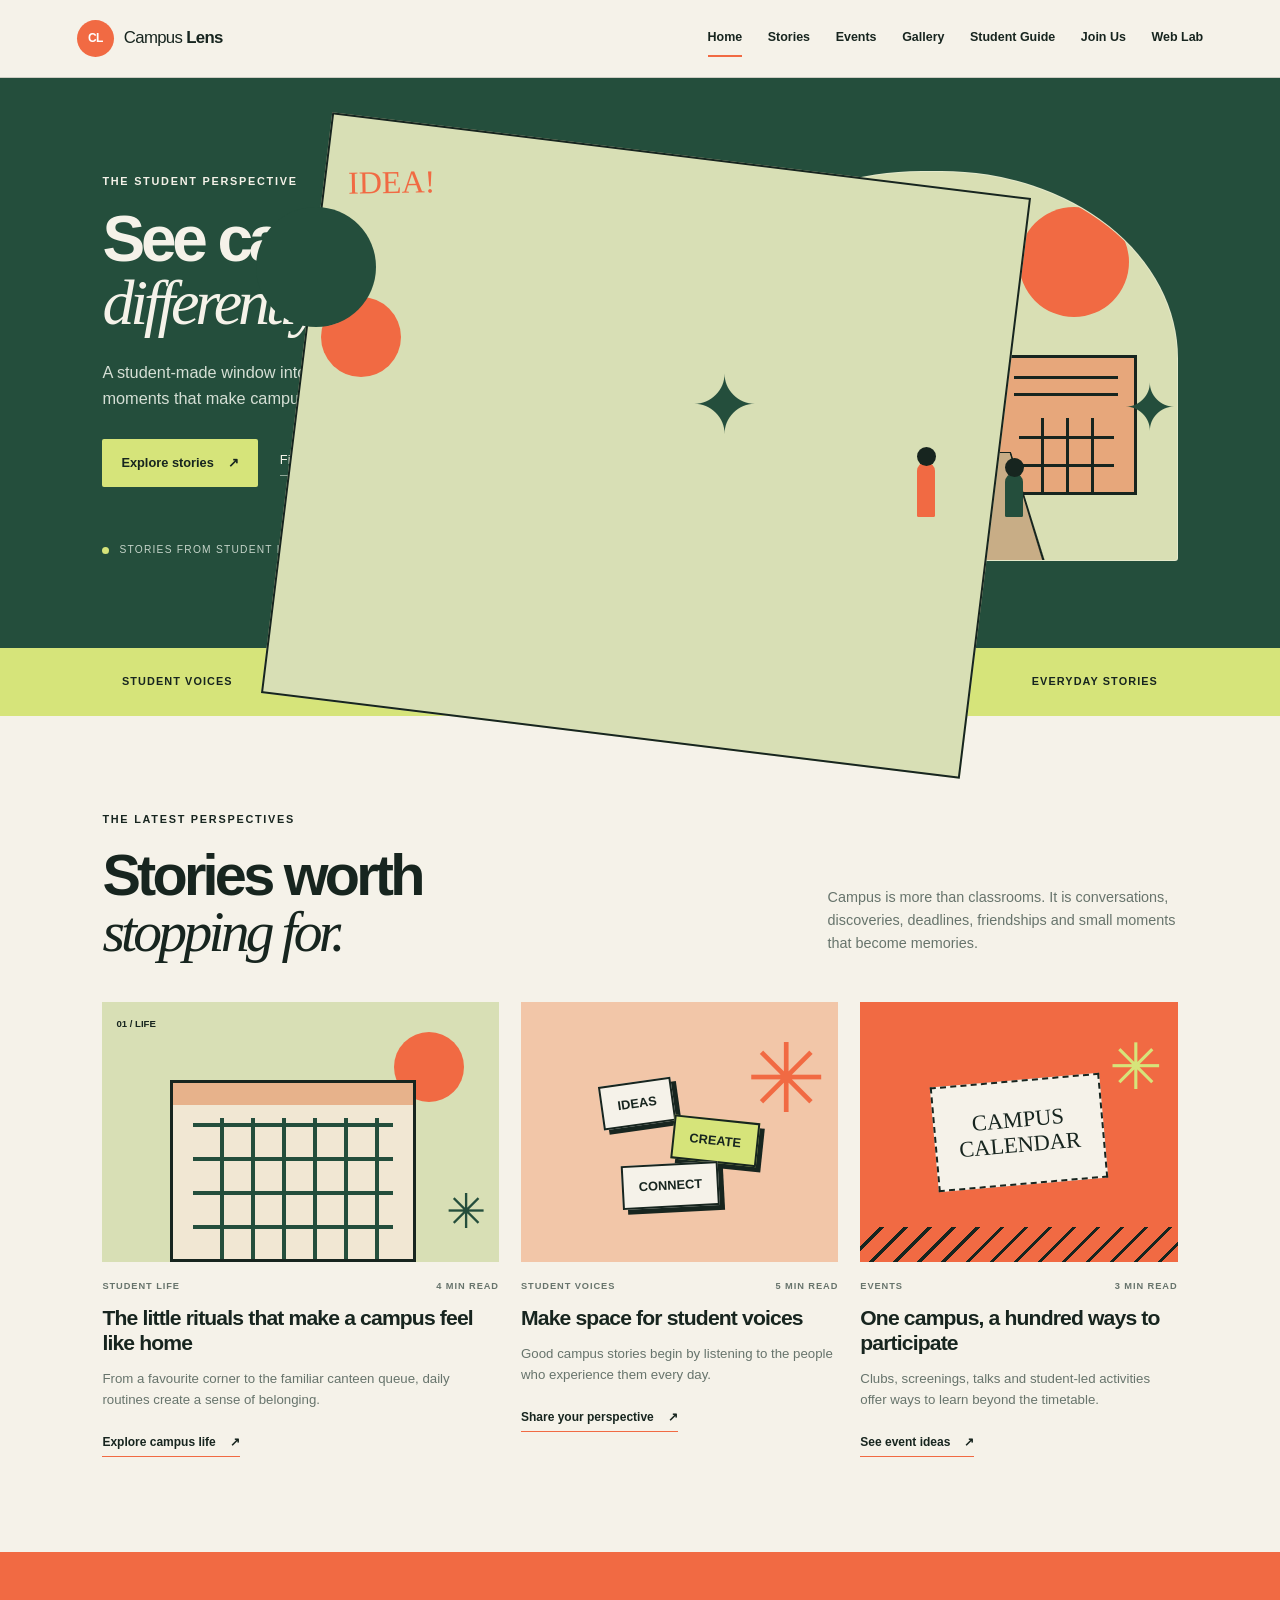
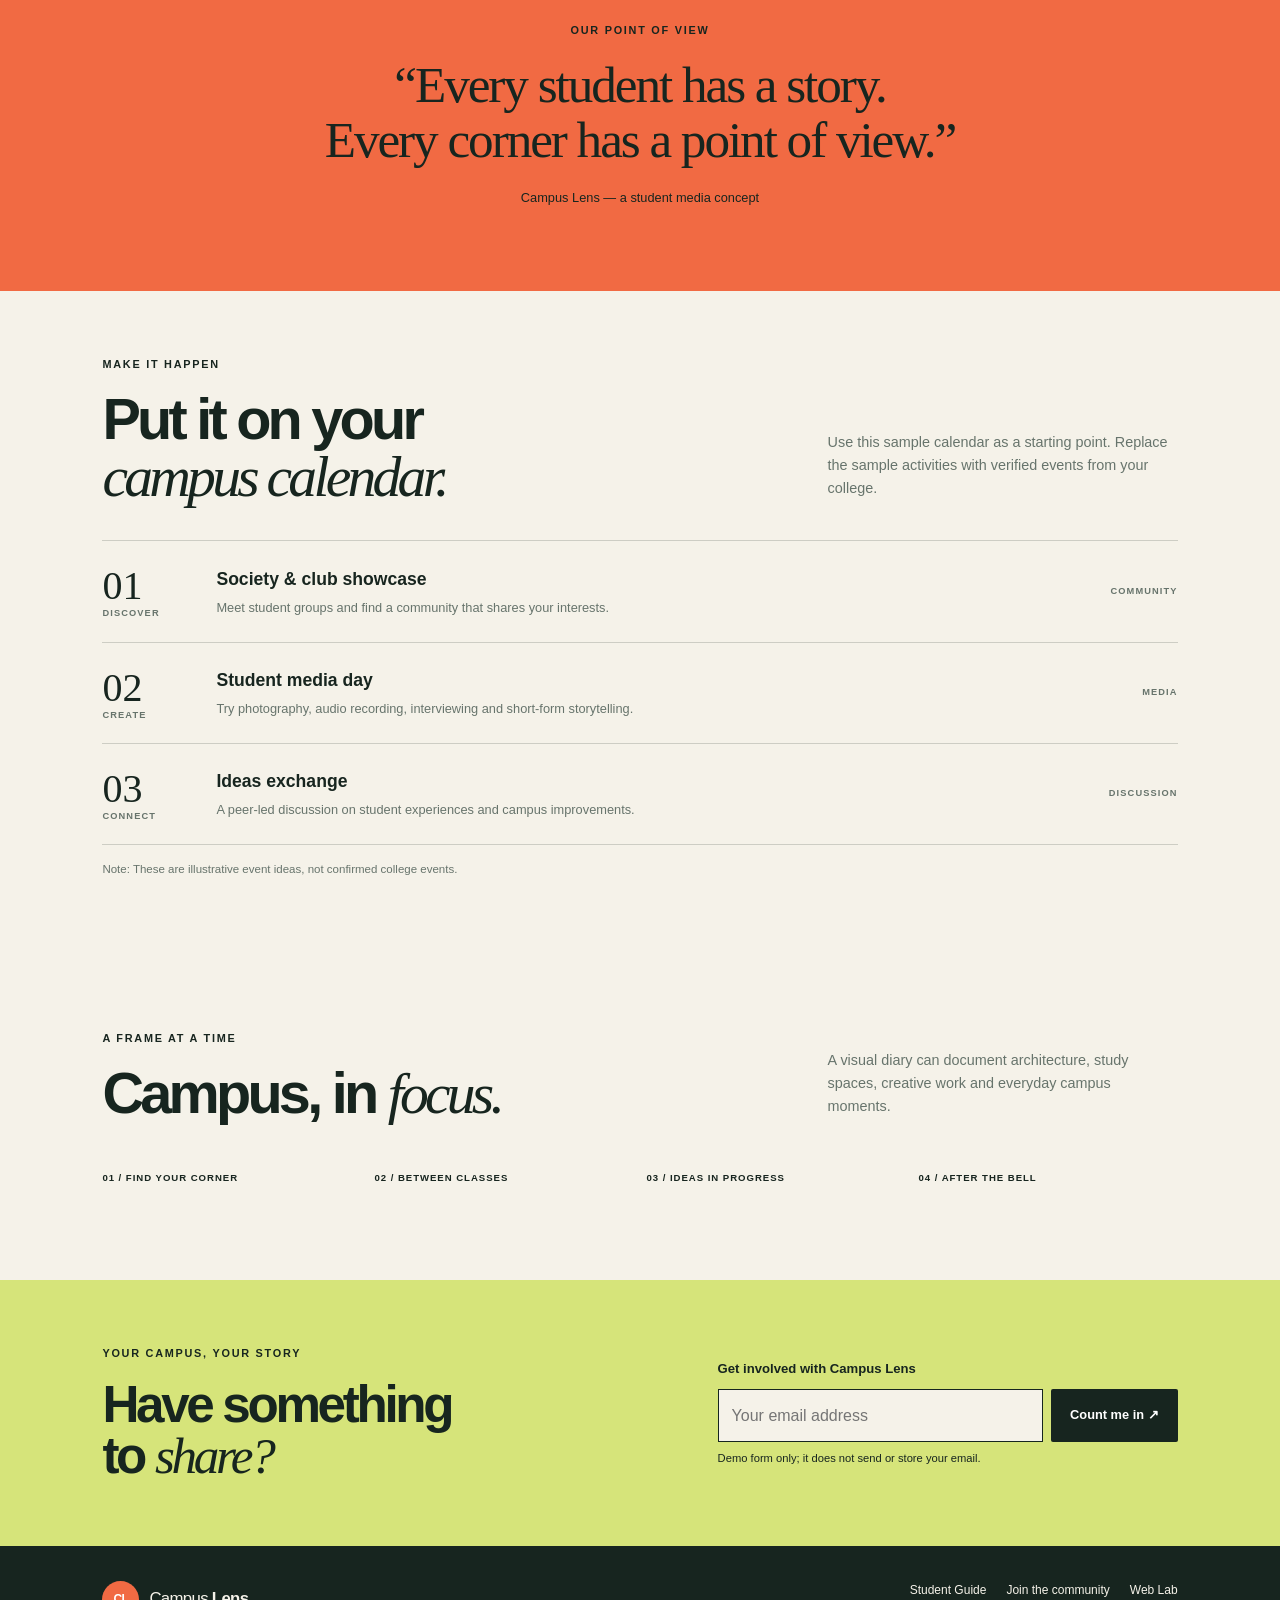
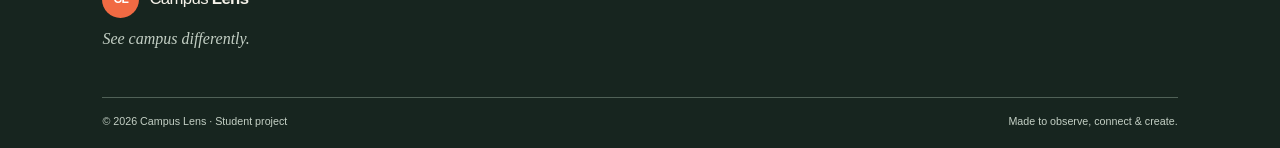
<file: index.html>
<!DOCTYPE html>
<html lang="en">
<head>
  <meta charset="UTF-8">
  <meta name="viewport" content="width=device-width, initial-scale=1.0">
  <meta name="description" content="Campus Lens — student stories, campus life, events and useful information.">
  <title>Campus Lens | See Campus Differently</title>
  <link rel="stylesheet" href="style.css">
  <script src="script.js" defer></script>
</head>
<body>
  <a class="skip-link" href="#main">Skip to content</a>
  <header class="site-header">
    <div class="brand"><span class="brand-mark">CL</span><span>Campus <strong>Lens</strong></span></div>
    <button class="menu-toggle" id="menuToggle" aria-label="Toggle navigation" aria-expanded="false">☰</button>
    <nav class="main-nav" id="mainNav" aria-label="Main navigation">
      <a class="active" href="index.html">Home</a>
      <a href="#stories">Stories</a>
      <a href="#events">Events</a>
      <a href="#gallery">Gallery</a>
      <a href="student-guide.html">Student Guide</a>
      <a href="register.html">Join Us</a>
      <a href="lab.html">Web Lab</a>
    </nav>
  </header>

  <main id="main">
    <section class="hero">
      <div class="hero-copy">
        <p class="eyebrow">THE STUDENT PERSPECTIVE</p>
        <h1>See campus<br><em>differently.</em></h1>
        <p class="hero-intro">A student-made window into the people, places, ideas and moments that make campus life unforgettable.</p>
        <div class="hero-actions">
          <a class="button button-light" href="#stories">Explore stories <span aria-hidden="true">↗</span></a>
          <a class="text-link" href="student-guide.html">Find your way around</a>
        </div>
        <div class="hero-note"><span class="live-dot"></span> STORIES FROM STUDENT LIFE</div>
      </div>
      <div class="hero-art" role="img" aria-label="Illustration of a campus courtyard with buildings, trees and students">
        <div class="sun"></div><div class="building building-one"></div><div class="building building-two"></div>
        <div class="tree tree-one">✦</div><div class="tree tree-two">✦</div>
        <div class="path"></div><div class="person person-one"></div><div class="person person-two"></div>
        <div class="art-label">CAMPUS / 01</div>
      </div>
    </section>

    <section class="ticker" aria-label="Campus Lens themes"><span>STUDENT VOICES</span><b>✳</b><span>CAMPUS CULTURE</span><b>✳</b><span>CREATIVE ENERGY</span><b>✳</b><span>EVERYDAY STORIES</span></section>

    <section class="section-wrap" id="stories">
      <div class="section-heading">
        <div><p class="eyebrow">THE LATEST PERSPECTIVES</p><h2>Stories worth<br><em>stopping for.</em></h2></div>
        <p class="section-description">Campus is more than classrooms. It is conversations, discoveries, deadlines, friendships and small moments that become memories.</p>
      </div>
      <div class="story-grid">
        <article class="story-card story-feature">
          <div class="story-visual visual-courtyard"><span class="visual-stamp">01 / LIFE</span><span class="visual-sun"></span><span class="visual-building"></span><span class="visual-plant">✳</span></div>
          <div class="story-meta"><span>STUDENT LIFE</span><span>4 MIN READ</span></div>
          <h3>The little rituals that make a campus feel like home</h3>
          <p>From a favourite corner to the familiar canteen queue, daily routines create a sense of belonging.</p>
          <a class="arrow-link" href="student-guide.html">Explore campus life <span>↗</span></a>
        </article>
        <article class="story-card">
          <div class="story-visual visual-notes"><span class="note note-a">IDEAS</span><span class="note note-b">CREATE</span><span class="note note-c">CONNECT</span><span class="scribble">✳</span></div>
          <div class="story-meta"><span>STUDENT VOICES</span><span>5 MIN READ</span></div>
          <h3>Make space for student voices</h3>
          <p>Good campus stories begin by listening to the people who experience them every day.</p>
          <a class="arrow-link" href="register.html">Share your perspective <span>↗</span></a>
        </article>
        <article class="story-card">
          <div class="story-visual visual-event"><span class="event-ticket">CAMPUS<br>CALENDAR</span><span class="event-star">✳</span><span class="event-lines"></span></div>
          <div class="story-meta"><span>EVENTS</span><span>3 MIN READ</span></div>
          <h3>One campus, a hundred ways to participate</h3>
          <p>Clubs, screenings, talks and student-led activities offer ways to learn beyond the timetable.</p>
          <a class="arrow-link" href="#events">See event ideas <span>↗</span></a>
        </article>
      </div>
    </section>

    <section class="quote-band">
      <p class="eyebrow">OUR POINT OF VIEW</p>
      <blockquote>“Every student has a story.<br>Every corner has a point of view.”</blockquote>
      <p>Campus Lens — a student media concept</p>
    </section>

    <section class="section-wrap events-section" id="events">
      <div class="section-heading compact-heading">
        <div><p class="eyebrow">MAKE IT HAPPEN</p><h2>Put it on your<br><em>campus calendar.</em></h2></div>
        <p class="section-description">Use this sample calendar as a starting point. Replace the sample activities with verified events from your college.</p>
      </div>
      <div class="event-list">
        <article class="event-row"><div class="event-date"><strong>01</strong><span>DISCOVER</span></div><div><h3>Society & club showcase</h3><p>Meet student groups and find a community that shares your interests.</p></div><span class="event-type">COMMUNITY</span></article>
        <article class="event-row"><div class="event-date"><strong>02</strong><span>CREATE</span></div><div><h3>Student media day</h3><p>Try photography, audio recording, interviewing and short-form storytelling.</p></div><span class="event-type">MEDIA</span></article>
        <article class="event-row"><div class="event-date"><strong>03</strong><span>CONNECT</span></div><div><h3>Ideas exchange</h3><p>A peer-led discussion on student experiences and campus improvements.</p></div><span class="event-type">DISCUSSION</span></article>
      </div>
      <p class="small-note">Note: These are illustrative event ideas, not confirmed college events.</p>
    </section>

    <section class="gallery-section section-wrap" id="gallery">
      <div class="section-heading compact-heading">
        <div><p class="eyebrow">A FRAME AT A TIME</p><h2>Campus, in <em>focus.</em></h2></div>
        <p class="section-description">A visual diary can document architecture, study spaces, creative work and everyday campus moments.</p>
      </div>
      <div class="gallery-grid">
        <figure class="gallery-tile tile-one"><div class="tile-art art-book"></div><figcaption>01 / FIND YOUR CORNER</figcaption></figure>
        <figure class="gallery-tile tile-two"><div class="tile-art art-coffee"></div><figcaption>02 / BETWEEN CLASSES</figcaption></figure>
        <figure class="gallery-tile tile-three"><div class="tile-art art-notebook"></div><figcaption>03 / IDEAS IN PROGRESS</figcaption></figure>
        <figure class="gallery-tile tile-four"><div class="tile-art art-sun"></div><figcaption>04 / AFTER THE BELL</figcaption></figure>
      </div>
    </section>

    <section class="newsletter">
      <div><p class="eyebrow">YOUR CAMPUS, YOUR STORY</p><h2>Have something<br>to <em>share?</em></h2></div>
      <form id="quickForm" class="quick-form">
        <label for="quickEmail">Get involved with Campus Lens</label>
        <div class="input-row"><input id="quickEmail" name="email" type="email" placeholder="Your email address" required><button class="button button-dark" type="submit">Count me in ↗</button></div>
        <p id="quickMessage" class="form-message" aria-live="polite">Demo form only; it does not send or store your email.</p>
      </form>
    </section>
  </main>

  <footer class="site-footer">
    <div class="footer-brand"><div class="brand"><span class="brand-mark">CL</span><span>Campus <strong>Lens</strong></span></div><p>See campus differently.</p></div>
    <div class="footer-links"><a href="student-guide.html">Student Guide</a><a href="register.html">Join the community</a><a href="lab.html">Web Lab</a></div>
    <div class="footer-bottom"><span>© <span id="year"></span> Campus Lens · Student project</span><span>Made to observe, connect & create.</span></div>
  </footer>
</body>
</html>
</file>
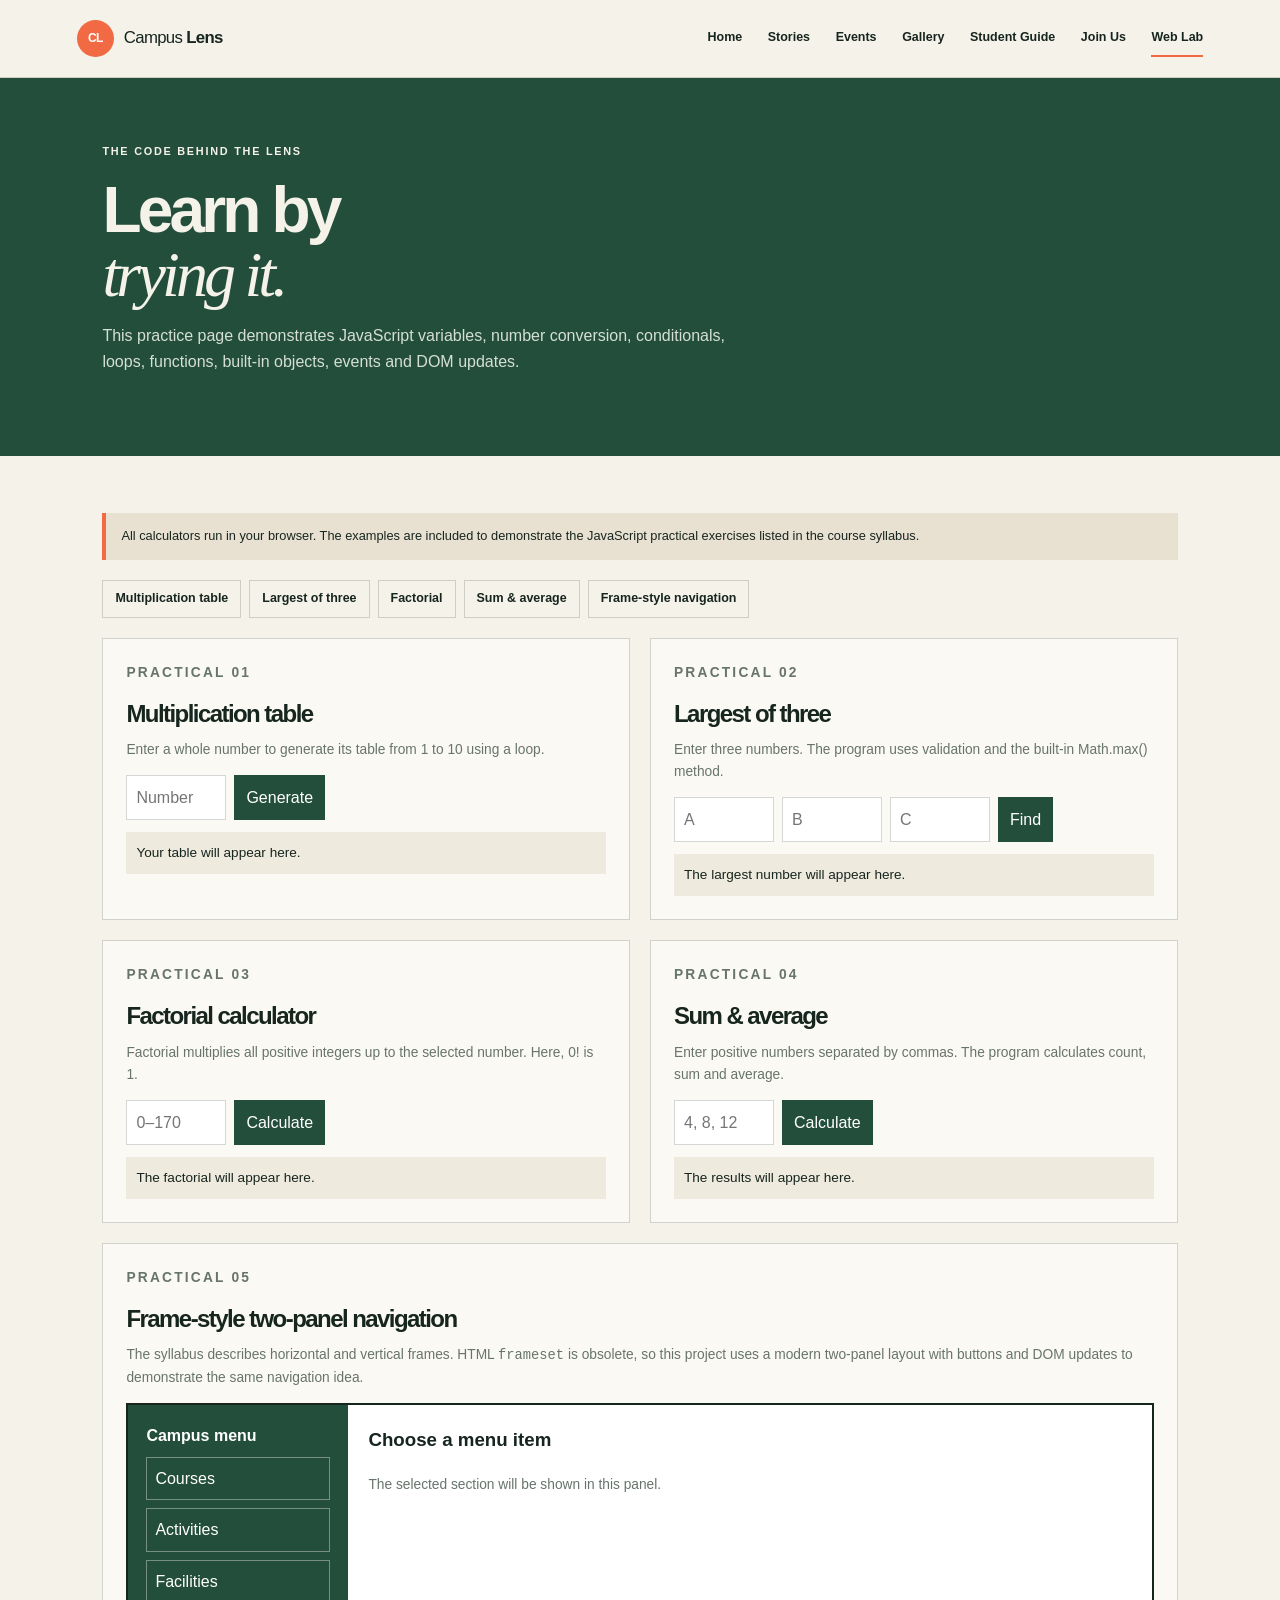
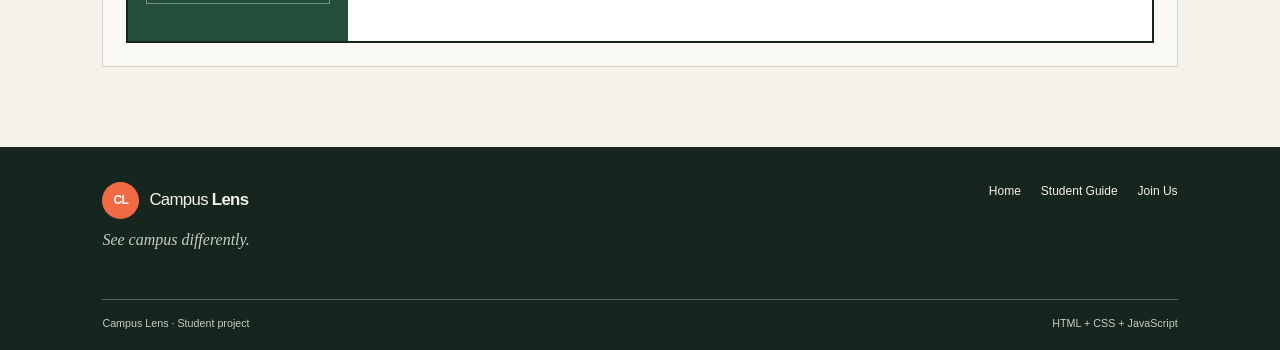
<file: lab.html>
<!DOCTYPE html>
<html lang="en">
<head>
<meta charset="UTF-8"><meta name="viewport" content="width=device-width, initial-scale=1.0"><title>Web Lab | Campus Lens</title><link rel="stylesheet" href="style.css"><script src="script.js" defer></script>
</head>
<body>
<header class="site-header"><a class="brand" href="index.html"><span class="brand-mark">CL</span><span>Campus <strong>Lens</strong></span></a><button class="menu-toggle" id="menuToggle" aria-label="Toggle navigation" aria-expanded="false">☰</button><nav class="main-nav" id="mainNav"><a href="index.html">Home</a><a href="index.html#stories">Stories</a><a href="index.html#events">Events</a><a href="index.html#gallery">Gallery</a><a href="student-guide.html">Student Guide</a><a href="register.html">Join Us</a><a class="active" href="lab.html">Web Lab</a></nav></header>
<main id="main"><section class="page-hero"><p class="eyebrow">THE CODE BEHIND THE LENS</p><h1>Learn by<br><em>trying it.</em></h1><p>This practice page demonstrates JavaScript variables, number conversion, conditionals, loops, functions, built-in objects, events and DOM updates.</p></section>
<section class="lab-layout">
<p class="notice">All calculators run in your browser. The examples are included to demonstrate the JavaScript practical exercises listed in the course syllabus.</p>
<nav class="lab-menu" aria-label="Web lab navigation"><a href="#multiplication">Multiplication table</a><a href="#largest">Largest of three</a><a href="#factorial">Factorial</a><a href="#sumaverage">Sum & average</a><a href="#frames">Frame-style navigation</a></nav>
<div class="lab-grid">
<section class="lab-card" id="multiplication"><p class="eyebrow">PRACTICAL 01</p><h2>Multiplication table</h2><p>Enter a whole number to generate its table from 1 to 10 using a loop.</p><div class="lab-controls"><input id="multiplyInput" type="number" step="1" placeholder="Number" aria-label="Number for multiplication table"><button id="multiplyButton" type="button">Generate</button></div><div id="multiplyOutput" class="lab-output" aria-live="polite">Your table will appear here.</div></section>
<section class="lab-card" id="largest"><p class="eyebrow">PRACTICAL 02</p><h2>Largest of three</h2><p>Enter three numbers. The program uses validation and the built-in Math.max() method.</p><div class="lab-controls"><input id="largestA" type="number" placeholder="A" aria-label="First number"><input id="largestB" type="number" placeholder="B" aria-label="Second number"><input id="largestC" type="number" placeholder="C" aria-label="Third number"><button id="largestButton" type="button">Find</button></div><div id="largestOutput" class="lab-output" aria-live="polite">The largest number will appear here.</div></section>
<section class="lab-card" id="factorial"><p class="eyebrow">PRACTICAL 03</p><h2>Factorial calculator</h2><p>Factorial multiplies all positive integers up to the selected number. Here, 0! is 1.</p><div class="lab-controls"><input id="factorialInput" type="number" min="0" max="170" step="1" placeholder="0–170" aria-label="Number for factorial"><button id="factorialButton" type="button">Calculate</button></div><div id="factorialOutput" class="lab-output" aria-live="polite">The factorial will appear here.</div></section>
<section class="lab-card" id="sumaverage"><p class="eyebrow">PRACTICAL 04</p><h2>Sum & average</h2><p>Enter positive numbers separated by commas. The program calculates count, sum and average.</p><div class="lab-controls"><input id="positiveNumbers" type="text" placeholder="4, 8, 12" aria-label="Positive numbers separated by commas"><button id="sumAverageButton" type="button">Calculate</button></div><div id="sumAverageOutput" class="lab-output" aria-live="polite">The results will appear here.</div></section>
</div>
<section class="lab-card" id="frames" style="margin-top:20px"><p class="eyebrow">PRACTICAL 05</p><h2>Frame-style two-panel navigation</h2><p>The syllabus describes horizontal and vertical frames. HTML <code>frameset</code> is obsolete, so this project uses a modern two-panel layout with buttons and DOM updates to demonstrate the same navigation idea.</p>
<div class="frame-demo"><aside class="frame-menu"><strong>Campus menu</strong><button type="button" data-frame-topic="courses">Courses</button><button type="button" data-frame-topic="activities">Activities</button><button type="button" data-frame-topic="facilities">Facilities</button></aside><div class="frame-content"><h3 id="frameTitle">Choose a menu item</h3><p id="frameText">The selected section will be shown in this panel.</p></div></div></section>
</section></main>
<footer class="site-footer"><div class="footer-brand"><div class="brand"><span class="brand-mark">CL</span><span>Campus <strong>Lens</strong></span></div><p>See campus differently.</p></div><div class="footer-links"><a href="index.html">Home</a><a href="student-guide.html">Student Guide</a><a href="register.html">Join Us</a></div><div class="footer-bottom"><span>Campus Lens · Student project</span><span>HTML + CSS + JavaScript</span></div></footer>
</body></html>
</file>
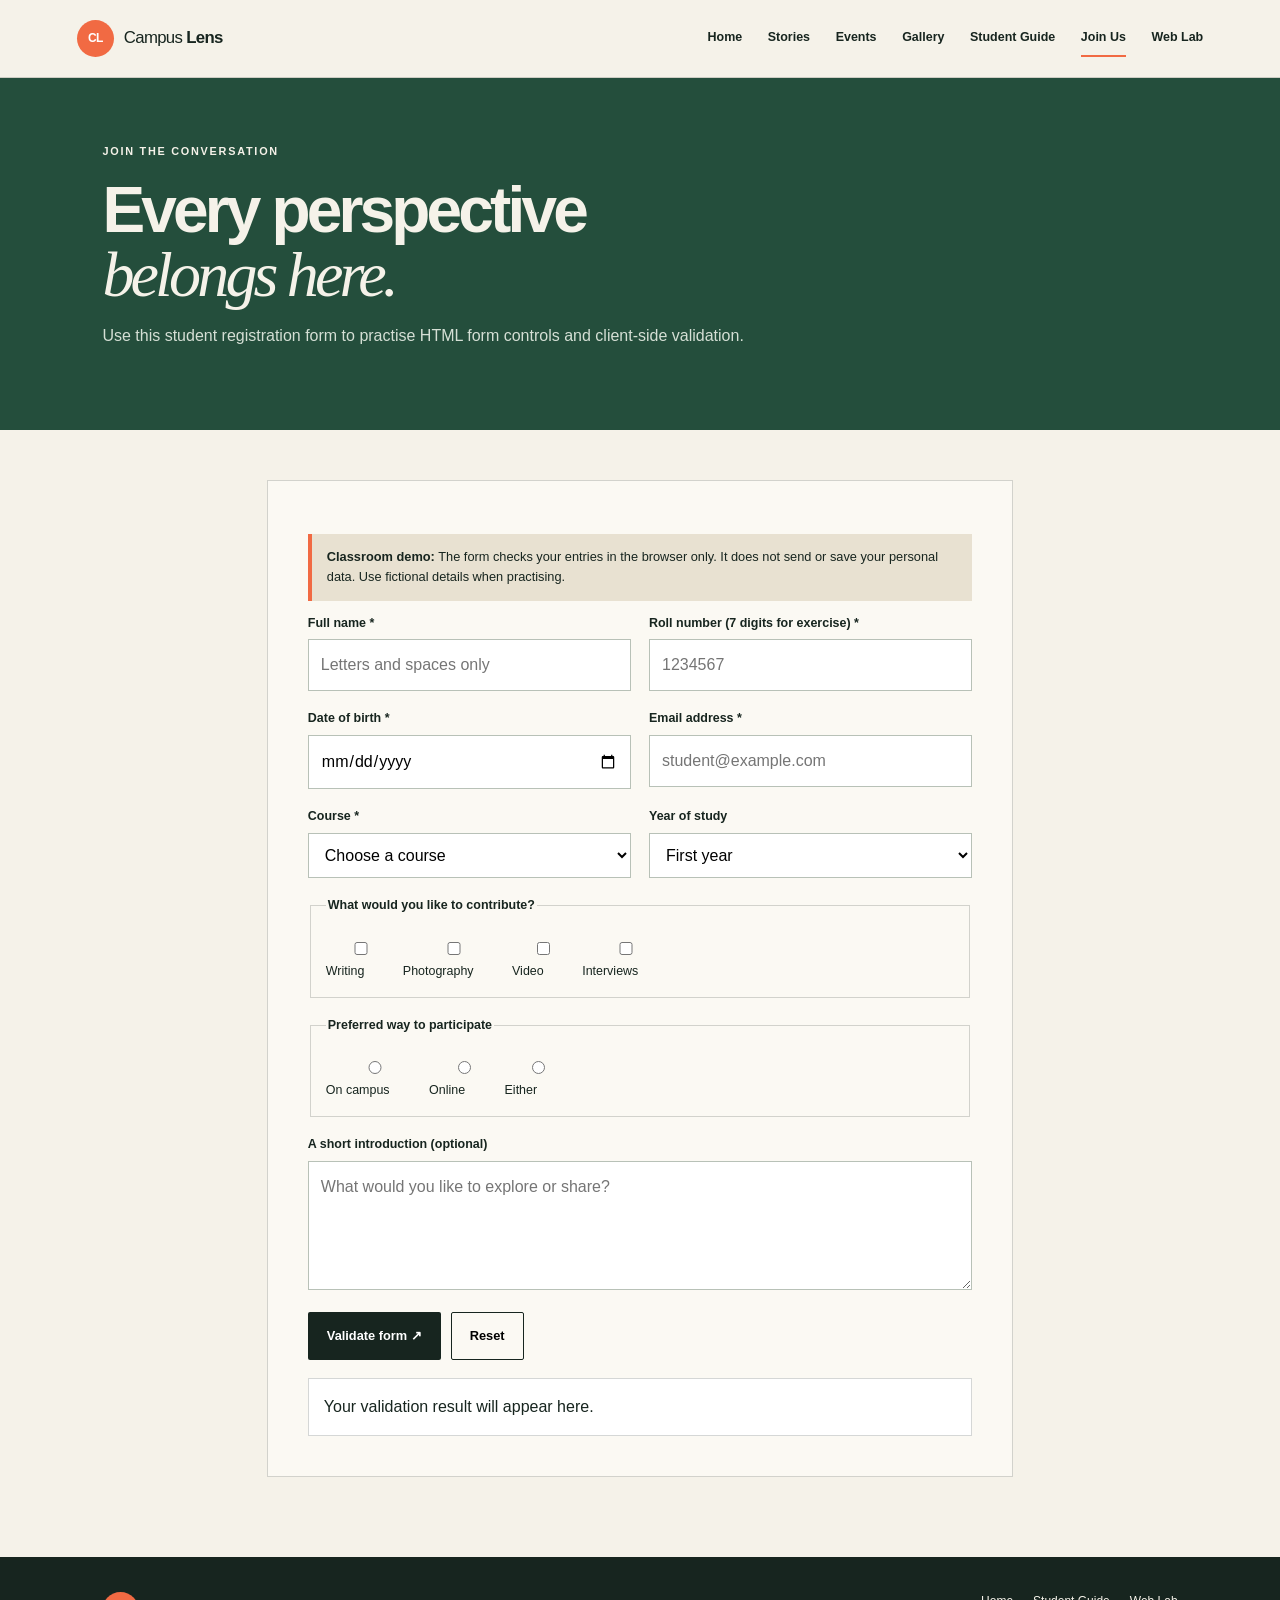
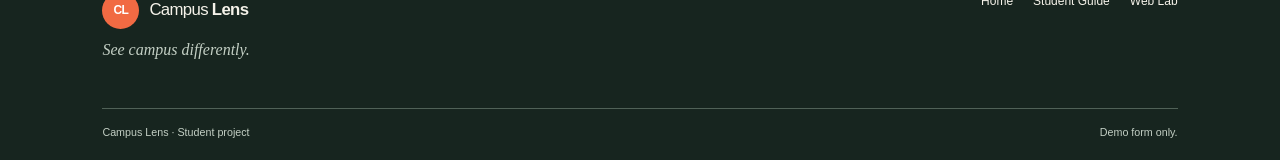
<file: register.html>
<!DOCTYPE html>
<html lang="en">
<head>
  <meta charset="UTF-8"><meta name="viewport" content="width=device-width, initial-scale=1.0">
  <title>Join Campus Lens | Registration Demo</title><link rel="stylesheet" href="style.css"><script src="script.js" defer></script>
</head>
<body>
<header class="site-header"><a class="brand" href="index.html"><span class="brand-mark">CL</span><span>Campus <strong>Lens</strong></span></a><button class="menu-toggle" id="menuToggle" aria-label="Toggle navigation" aria-expanded="false">☰</button><nav class="main-nav" id="mainNav"><a href="index.html">Home</a><a href="index.html#stories">Stories</a><a href="index.html#events">Events</a><a href="index.html#gallery">Gallery</a><a href="student-guide.html">Student Guide</a><a class="active" href="register.html">Join Us</a><a href="lab.html">Web Lab</a></nav></header>
<main id="main"><section class="page-hero"><p class="eyebrow">JOIN THE CONVERSATION</p><h1>Every perspective<br><em>belongs here.</em></h1><p>Use this student registration form to practise HTML form controls and client-side validation.</p></section>
<section class="form-page"><div class="form-card"><p class="notice"><strong>Classroom demo:</strong> The form checks your entries in the browser only. It does not send or save your personal data. Use fictional details when practising.</p>
<form id="registrationForm" novalidate>
<div class="form-grid">
<div class="field"><label for="studentName">Full name *</label><input id="studentName" name="studentName" type="text" placeholder="Letters and spaces only" required></div>
<div class="field"><label for="rollNumber">Roll number (7 digits for exercise) *</label><input id="rollNumber" name="rollNumber" type="text" inputmode="numeric" maxlength="7" placeholder="1234567" required></div>
<div class="field"><label for="dob">Date of birth *</label><input id="dob" name="dob" type="date" required></div>
<div class="field"><label for="studentEmail">Email address *</label><input id="studentEmail" name="studentEmail" type="email" placeholder="student@example.com" required></div>
<div class="field"><label for="course">Course *</label><select id="course" name="course" required><option value="">Choose a course</option><option>Multimedia</option><option>Journalism</option><option>Photography</option><option>Design</option><option>Other</option></select></div>
<div class="field"><label for="yearLevel">Year of study</label><select id="yearLevel" name="yearLevel"><option>First year</option><option>Second year</option><option>Third year</option><option>Other</option></select></div>
<div class="field full"><fieldset><legend>What would you like to contribute?</legend><div class="choice-row"><label><input type="checkbox" name="interest" value="Writing"> Writing</label><label><input type="checkbox" name="interest" value="Photography"> Photography</label><label><input type="checkbox" name="interest" value="Video"> Video</label><label><input type="checkbox" name="interest" value="Interviews"> Interviews</label></div></fieldset></div>
<div class="field full"><fieldset><legend>Preferred way to participate</legend><div class="choice-row"><label><input type="radio" name="participation" value="On campus" required> On campus</label><label><input type="radio" name="participation" value="Online"> Online</label><label><input type="radio" name="participation" value="Either"> Either</label></div></fieldset></div>
<div class="field full"><label for="about">A short introduction (optional)</label><textarea id="about" name="about" rows="4" placeholder="What would you like to explore or share?"></textarea></div>
</div>
<div class="form-actions"><button class="button button-dark" type="submit">Validate form ↗</button><button class="button button-outline" type="reset">Reset</button></div>
<div id="registrationResult" class="result-box" role="status" aria-live="polite">Your validation result will appear here.</div>
</form></div></section></main>
<footer class="site-footer"><div class="footer-brand"><div class="brand"><span class="brand-mark">CL</span><span>Campus <strong>Lens</strong></span></div><p>See campus differently.</p></div><div class="footer-links"><a href="index.html">Home</a><a href="student-guide.html">Student Guide</a><a href="lab.html">Web Lab</a></div><div class="footer-bottom"><span>Campus Lens · Student project</span><span>Demo form only.</span></div></footer>
</body></html>
</file>
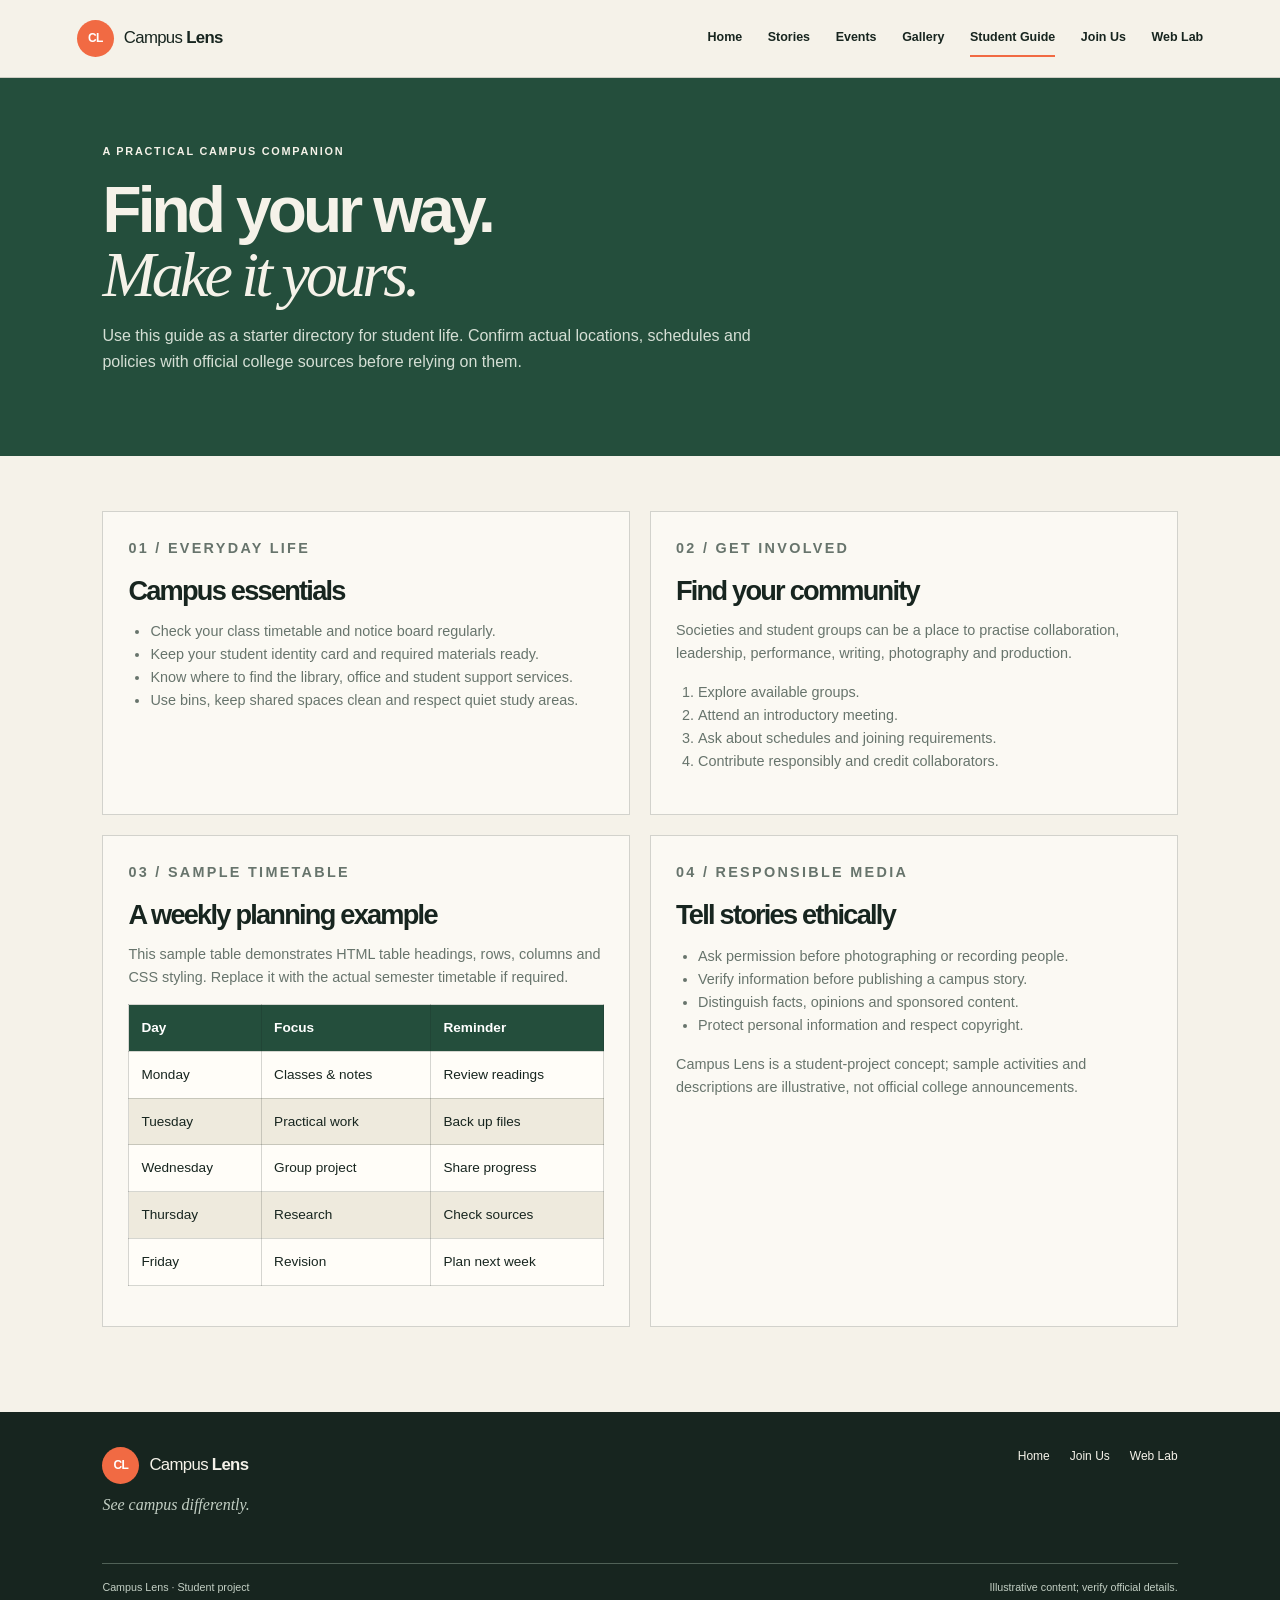
<file: student-guide.html>
<!DOCTYPE html>
<html lang="en">
<head>
  <meta charset="UTF-8"><meta name="viewport" content="width=device-width, initial-scale=1.0">
  <title>Student Guide | Campus Lens</title><link rel="stylesheet" href="style.css"><script src="script.js" defer></script>
</head>
<body>
<header class="site-header"><a class="brand" href="index.html"><span class="brand-mark">CL</span><span>Campus <strong>Lens</strong></span></a><button class="menu-toggle" id="menuToggle" aria-label="Toggle navigation" aria-expanded="false">☰</button><nav class="main-nav" id="mainNav"><a href="index.html">Home</a><a href="index.html#stories">Stories</a><a href="index.html#events">Events</a><a href="index.html#gallery">Gallery</a><a class="active" href="student-guide.html">Student Guide</a><a href="register.html">Join Us</a><a href="lab.html">Web Lab</a></nav></header>
<main id="main">
<section class="page-hero"><p class="eyebrow">A PRACTICAL CAMPUS COMPANION</p><h1>Find your way.<br><em>Make it yours.</em></h1><p>Use this guide as a starter directory for student life. Confirm actual locations, schedules and policies with official college sources before relying on them.</p></section>
<section class="content-grid">
<article class="content-panel"><p class="eyebrow">01 / EVERYDAY LIFE</p><h2>Campus essentials</h2><ul><li>Check your class timetable and notice board regularly.</li><li>Keep your student identity card and required materials ready.</li><li>Know where to find the library, office and student support services.</li><li>Use bins, keep shared spaces clean and respect quiet study areas.</li></ul></article>
<article class="content-panel"><p class="eyebrow">02 / GET INVOLVED</p><h2>Find your community</h2><p>Societies and student groups can be a place to practise collaboration, leadership, performance, writing, photography and production.</p><ol><li>Explore available groups.</li><li>Attend an introductory meeting.</li><li>Ask about schedules and joining requirements.</li><li>Contribute responsibly and credit collaborators.</li></ol></article>
<article class="content-panel"><p class="eyebrow">03 / SAMPLE TIMETABLE</p><h2>A weekly planning example</h2><p>This sample table demonstrates HTML table headings, rows, columns and CSS styling. Replace it with the actual semester timetable if required.</p><table class="data-table"><thead><tr><th>Day</th><th>Focus</th><th>Reminder</th></tr></thead><tbody><tr><td>Monday</td><td>Classes & notes</td><td>Review readings</td></tr><tr><td>Tuesday</td><td>Practical work</td><td>Back up files</td></tr><tr><td>Wednesday</td><td>Group project</td><td>Share progress</td></tr><tr><td>Thursday</td><td>Research</td><td>Check sources</td></tr><tr><td>Friday</td><td>Revision</td><td>Plan next week</td></tr></tbody></table></article>
<article class="content-panel"><p class="eyebrow">04 / RESPONSIBLE MEDIA</p><h2>Tell stories ethically</h2><ul><li>Ask permission before photographing or recording people.</li><li>Verify information before publishing a campus story.</li><li>Distinguish facts, opinions and sponsored content.</li><li>Protect personal information and respect copyright.</li></ul><p>Campus Lens is a student-project concept; sample activities and descriptions are illustrative, not official college announcements.</p></article>
</section>
</main>
<footer class="site-footer"><div class="footer-brand"><div class="brand"><span class="brand-mark">CL</span><span>Campus <strong>Lens</strong></span></div><p>See campus differently.</p></div><div class="footer-links"><a href="index.html">Home</a><a href="register.html">Join Us</a><a href="lab.html">Web Lab</a></div><div class="footer-bottom"><span>Campus Lens · Student project</span><span>Illustrative content; verify official details.</span></div></footer>
</body></html>
</file>
<file: style.css>
/* Campus Lens — shared stylesheet
   Demonstrates selectors, classes, IDs, typography, colours, backgrounds,
   borders, padding, margins, layout, hover states and responsive CSS. */
:root {
  --ink: #17251f;
  --paper: #f5f2e9;
  --cream: #e8e1d1;
  --orange: #f16a43;
  --green: #244e3c;
  --lime: #d6e47a;
  --muted: #67746c;
  --line: rgba(23, 37, 31, .18);
  --serif: Georgia, "Times New Roman", serif;
  --sans: Arial, Helvetica, sans-serif;
}
* { box-sizing: border-box; }
html { scroll-behavior: smooth; }
body { margin: 0; background: var(--paper); color: var(--ink); font-family: var(--sans); line-height: 1.6; }
img { max-width: 100%; display: block; }
a { color: inherit; text-decoration: none; }
button, input, select, textarea { font: inherit; }
button, a { -webkit-tap-highlight-color: transparent; }
.skip-link { position: absolute; left: -999px; top: 0; background: var(--lime); padding: 10px; z-index: 20; }
.skip-link:focus { left: 10px; }
.site-header { min-height: 78px; padding: 0 6vw; display: flex; align-items: center; justify-content: space-between; gap: 24px; border-bottom: 1px solid var(--line); background: var(--paper); position: sticky; top: 0; z-index: 10; }
.brand { display: flex; align-items: center; gap: 10px; font-size: 1.05rem; letter-spacing: -.04em; white-space: nowrap; }
.brand strong { font-weight: 800; }
.brand-mark { display: grid; place-items: center; width: 37px; height: 37px; background: var(--orange); color: white; border-radius: 50%; font-size: .75rem; font-weight: 800; letter-spacing: -.05em; }
.main-nav { display: flex; align-items: center; gap: clamp(12px, 2vw, 27px); font-size: .78rem; font-weight: 700; }
.main-nav a { padding: 8px 0; border-bottom: 2px solid transparent; }
.main-nav a:hover, .main-nav a:focus, .main-nav a.active { border-color: var(--orange); }
.menu-toggle { display: none; border: 1px solid var(--line); background: transparent; padding: 6px 10px; border-radius: 8px; cursor: pointer; }
.hero { min-height: 570px; padding: 75px 8vw 70px; background: var(--green); color: var(--paper); display: grid; grid-template-columns: 1fr .95fr; gap: 5vw; align-items: center; overflow: hidden; }
.eyebrow { font-size: .68rem; letter-spacing: .16em; font-weight: 800; margin: 0 0 18px; }
.hero h1, h2 { font-size: clamp(2.8rem, 5vw, 5.6rem); line-height: .98; letter-spacing: -.065em; margin: 0; font-weight: 750; }
h1 em, h2 em { font-family: var(--serif); font-weight: 400; }
.hero-intro { max-width: 470px; color: #d5dfd5; margin: 25px 0 27px; font-size: 1.02rem; }
.hero-actions { display: flex; flex-wrap: wrap; gap: 22px; align-items: center; }
.button { display: inline-flex; align-items: center; justify-content: center; gap: 14px; padding: 13px 18px; border: 1px solid transparent; border-radius: 2px; font-weight: 800; font-size: .8rem; cursor: pointer; transition: transform .2s, background .2s; }
.button:hover { transform: translateY(-2px); }
.button-light { background: var(--lime); color: var(--ink); }
.button-dark { background: var(--ink); color: white; }
.text-link { font-size: .8rem; border-bottom: 1px solid #91a798; padding-bottom: 4px; }
.hero-note { margin-top: 55px; font-size: .64rem; letter-spacing: .12em; color: #c5d4c9; display: flex; align-items: center; gap: 10px; }
.live-dot { width: 7px; height: 7px; border-radius: 50%; background: var(--lime); display: inline-block; }
.hero-art { position: relative; height: 390px; background: #d9dfb4; border-radius: 48% 48% 3px 3px; overflow: hidden; border: 1px solid rgba(255,255,255,.3); }
.sun { width: 110px; height: 110px; border-radius: 50%; background: var(--orange); position: absolute; top: 35px; right: 48px; }
.building { position: absolute; bottom: 65px; background: #f4e8d0; border: 3px solid var(--ink); }
.building-one { left: 12%; width: 43%; height: 190px; }
.building-two { right: 8%; width: 29%; height: 140px; background: #e7a77b; }
.building:before { content: ""; position: absolute; top: 18px; left: 12%; right: 12%; height: 14px; border-top: 3px solid var(--ink); border-bottom: 3px solid var(--ink); }
.building:after { content: ""; position: absolute; left: 15%; right: 15%; bottom: 0; height: 55%; background: repeating-linear-gradient(90deg, transparent 0 22px, var(--ink) 22px 25px), repeating-linear-gradient(0deg, transparent 0 25px, var(--ink) 25px 28px); }
.tree { position: absolute; z-index: 2; color: var(--green); font-size: 5rem; }
.tree-one { left: 1%; bottom: 90px; }.tree-two { right: 0; bottom: 100px; font-size: 4rem; }
.path { position: absolute; bottom: -25px; left: 32%; width: 38%; height: 150px; background: #c8ad86; transform: perspective(80px) rotateX(15deg); border: 2px solid var(--ink); }
.person { position: absolute; z-index: 3; bottom: 43px; width: 18px; height: 55px; border-radius: 12px 12px 2px 2px; background: var(--orange); }
.person:before { content: ""; position: absolute; width: 19px; height: 19px; border-radius: 50%; background: var(--ink); top: -15px; left: 0; }
.person-one { left: 47%; }.person-two { left: 65%; height: 44px; background: var(--green); }
.art-label { position: absolute; top: 18px; left: 18px; font-size: .62rem; font-weight: 800; letter-spacing: .1em; color: var(--ink); }
.ticker { display: flex; justify-content: space-evenly; align-items: center; flex-wrap: wrap; gap: 15px; padding: 20px 4vw; background: var(--lime); font-size: .68rem; letter-spacing: .1em; font-weight: 800; }
.ticker b { font-size: 1.1rem; color: var(--orange); }
.section-wrap { padding: 95px 8vw; }
.section-heading { display: flex; justify-content: space-between; align-items: end; gap: 30px; margin-bottom: 42px; }
.section-heading h2 { font-size: clamp(2.5rem, 4.5vw, 4.4rem); }
.section-description { max-width: 350px; color: var(--muted); font-size: .9rem; margin: 0 0 5px; }
.story-grid { display: grid; grid-template-columns: 1.25fr 1fr 1fr; gap: 22px; }
.story-card { min-width: 0; }
.story-visual { height: 260px; overflow: hidden; position: relative; margin-bottom: 17px; }
.visual-courtyard { background: #d8dfb5; }
.visual-sun { position: absolute; width: 70px; height: 70px; background: var(--orange); border-radius: 50%; top: 30px; right: 35px; }
.visual-building { position: absolute; left: 17%; bottom: 0; width: 62%; height: 70%; background: #f1e7d3; border: 3px solid var(--ink); box-shadow: inset 0 22px #e7b28b; }
.visual-building:after { content: ""; position: absolute; inset: 35px 20px 0; background: repeating-linear-gradient(90deg, transparent 0 27px, var(--green) 27px 31px), repeating-linear-gradient(0deg, transparent 0 30px, var(--green) 30px 34px); }
.visual-stamp { position: absolute; top: 14px; left: 14px; z-index: 2; font-size: .6rem; font-weight: 800; }
.visual-plant { position: absolute; bottom: 12px; right: 13px; font-size: 3rem; color: var(--green); }
.visual-notes { background: #f2c6a8; display: grid; place-items: center; }
.note { position: absolute; padding: 10px 15px; background: var(--paper); border: 2px solid var(--ink); font-weight: 900; font-size: .8rem; box-shadow: 5px 5px 0 var(--ink); }
.note-a { transform: rotate(-8deg) translate(-38px,-34px); }.note-b { transform: rotate(6deg) translate(36px,5px); background: var(--lime); }.note-c { transform: rotate(-3deg) translate(-12px,53px); }
.scribble { position: absolute; font-size: 6rem; color: var(--orange); right: 12px; top: 0; }
.visual-event { background: var(--orange); display: grid; place-items: center; }
.event-ticket { position: relative; z-index: 2; padding: 26px 22px; background: var(--paper); border: 2px dashed var(--ink); text-align: center; font-family: var(--serif); font-size: 1.4rem; line-height: 1.1; transform: rotate(-5deg); }
.event-star { position: absolute; top: 14px; right: 15px; font-size: 4rem; color: var(--lime); }.event-lines { position: absolute; left: 0; bottom: 0; width: 100%; height: 35px; background: repeating-linear-gradient(135deg, transparent 0 14px, var(--ink) 14px 17px); }
.story-meta { display: flex; justify-content: space-between; gap: 8px; font-size: .58rem; letter-spacing: .1em; font-weight: 800; color: var(--muted); }
.story-card h3 { font-size: 1.32rem; line-height: 1.18; letter-spacing: -.04em; margin: 12px 0; }
.story-card p { color: var(--muted); font-size: .83rem; margin: 0 0 17px; }
.arrow-link { font-size: .75rem; font-weight: 800; display: inline-flex; gap: 14px; border-bottom: 1px solid var(--orange); padding-bottom: 4px; }
.arrow-link:hover { color: #b83e1d; }
.quote-band { background: var(--orange); text-align: center; padding: 70px 20px; }
.quote-band blockquote { font-family: var(--serif); font-size: clamp(2rem, 4vw, 3.6rem); line-height: 1.08; margin: 0 auto 20px; letter-spacing: -.04em; }
.quote-band p:last-child { font-size: .8rem; }
.events-section { padding-top: 65px; }
.compact-heading { margin-bottom: 35px; }
.event-list { border-top: 1px solid var(--line); }
.event-row { display: grid; grid-template-columns: 90px 1fr auto; gap: 24px; align-items: center; padding: 23px 0; border-bottom: 1px solid var(--line); }
.event-date { display: flex; flex-direction: column; line-height: 1.1; }
.event-date strong { font-family: var(--serif); font-size: 2.5rem; font-weight: 400; }
.event-date span, .event-type { font-size: .58rem; letter-spacing: .12em; font-weight: 800; color: var(--muted); }
.event-row h3 { margin: 0 0 5px; font-size: 1.1rem; }
.event-row p { margin: 0; font-size: .8rem; color: var(--muted); }
.small-note { font-size: .72rem; color: var(--muted); margin-top: 15px; }
.gallery-section { padding-top: 45px; }
.gallery-grid { display: grid; grid-template-columns: repeat(4, 1fr); gap: 13px; }
.gallery-tile { margin: 0; }
.tile-art { height: 240px; position: relative; overflow: hidden; }
.gallery-tile figcaption { font-size: .6rem; letter-spacing: .1em; font-weight: 800; padding-top: 12px; }
.tile-one .tile-art { background: #c9d7c4; }
.art-book { position: absolute; width: 95px; height: 140px; background: #f4e9d5; border: 3px solid var(--ink); left: 25%; top: 25%; transform: rotate(-12deg); box-shadow: 20px 8px 0 #e7a77b; }
.art-book:after { content: "READ / THINK"; position: absolute; top: 40px; left: 9px; font-family: var(--serif); font-size: .7rem; writing-mode: vertical-rl; }
.tile-two .tile-art { background: #edc2a4; }
.art-coffee { position: absolute; width: 95px; height: 95px; border: 7px solid var(--paper); border-radius: 50%; background: #9e5d3e; left: 32%; top: 30%; box-shadow: 0 0 0 3px var(--ink); }
.art-coffee:after { content: ""; position: absolute; width: 33px; height: 33px; border: 5px solid var(--paper); border-radius: 50%; right: -38px; top: 17px; }
.tile-three .tile-art { background: #d8dfb5; }
.art-notebook { position: absolute; left: 23%; top: 17%; width: 55%; height: 65%; background: var(--paper); border: 2px solid var(--ink); transform: rotate(7deg); background-image: repeating-linear-gradient(0deg, transparent 0 24px, #a9b7a7 24px 25px); }
.art-notebook:after { content: "IDEA!"; font-family: var(--serif); font-size: 2rem; position: absolute; top: 35px; left: 22px; transform: rotate(-8deg); color: var(--orange); }
.tile-four .tile-art { background: var(--green); }
.art-sun { position: absolute; width: 120px; height: 120px; background: var(--lime); border-radius: 50%; left: 20%; top: 23%; box-shadow: 45px 70px 0 -20px var(--orange); }
.art-sun:after { content: ""; position: absolute; width: 200px; height: 90px; background: #d5a27e; left: -30px; top: 120px; transform: skewY(-18deg); }
.newsletter { padding: 65px 8vw; display: flex; justify-content: space-between; gap: 40px; align-items: center; background: var(--lime); }
.newsletter h2 { font-size: clamp(2.5rem, 4vw, 4rem); }
.quick-form { width: min(100%, 460px); }
.quick-form label { display: block; font-weight: 800; font-size: .82rem; margin-bottom: 10px; }
.input-row { display: flex; gap: 8px; }
.input-row input { min-width: 0; flex: 1; padding: 13px; border: 1px solid var(--ink); background: var(--paper); }
.form-message { font-size: .7rem; margin: 8px 0 0; }
.site-footer { padding: 35px 8vw 18px; background: var(--ink); color: var(--paper); display: grid; grid-template-columns: 1fr 1fr; gap: 28px; }
.footer-brand p { font-family: var(--serif); color: #c3cfc4; font-style: italic; margin: 8px 0; }
.footer-links { display: flex; justify-content: end; gap: 20px; flex-wrap: wrap; font-size: .75rem; }
.footer-links a:hover { color: var(--lime); }
.footer-bottom { grid-column: 1 / -1; display: flex; justify-content: space-between; gap: 20px; border-top: 1px solid #506157; padding-top: 15px; margin-top: 10px; font-size: .67rem; color: #c3cfc4; }

/* Inner pages and forms */
.page-hero { background: var(--green); color: var(--paper); padding: 65px 8vw; }
.page-hero h1 { font-size: clamp(2.7rem, 5vw, 4.8rem); line-height: 1; letter-spacing: -.06em; margin: 0; }
.page-hero p:not(.eyebrow) { max-width: 650px; color: #d5dfd5; }
.content-grid { padding: 55px 8vw 85px; display: grid; grid-template-columns: repeat(2, 1fr); gap: 20px; }
.content-panel { padding: 25px; border: 1px solid var(--line); background: #fbf9f3; }
.content-panel h2 { font-size: 1.7rem; margin-bottom: 12px; }
.content-panel p, .content-panel li { color: var(--muted); font-size: .9rem; }
.content-panel ul, .content-panel ol { padding-left: 22px; }
.data-table { width: 100%; border-collapse: collapse; margin: 15px 0; background: #fffdf8; }
.data-table th, .data-table td { text-align: left; padding: 12px; border: 1px solid var(--line); font-size: .85rem; }
.data-table th { background: var(--green); color: white; }
.data-table tr:nth-child(even) { background: #eeeadd; }
.form-page { max-width: 900px; margin: 0 auto; padding: 50px 6vw 80px; }
.form-card { background: #fbf9f3; border: 1px solid var(--line); padding: clamp(20px, 4vw, 40px); }
.form-grid { display: grid; grid-template-columns: repeat(2, 1fr); gap: 18px; }
.field { display: flex; flex-direction: column; gap: 6px; }
.field.full { grid-column: 1 / -1; }
.field label, fieldset legend { font-size: .78rem; font-weight: 800; }
.field input, .field select, .field textarea { width: 100%; padding: 12px; background: white; border: 1px solid #b8c1b7; border-radius: 0; }
.field input:focus, .field select:focus, .field textarea:focus { outline: 2px solid var(--orange); outline-offset: 1px; }
fieldset { border: 1px solid var(--line); padding: 15px; }
.choice-row { display: flex; flex-wrap: wrap; gap: 15px; margin-top: 8px; }
.choice-row label { font-weight: 400; }
.form-actions { display: flex; gap: 10px; margin-top: 22px; }
.button-outline { background: transparent; border-color: var(--ink); }
.notice { padding: 13px 15px; background: #e8e1d1; border-left: 4px solid var(--orange); font-size: .8rem; }
.result-box { margin-top: 18px; padding: 15px; border: 1px solid var(--line); background: white; white-space: pre-wrap; overflow-wrap: anywhere; }
.lab-layout { padding: 45px 8vw 80px; }
.lab-menu { display: flex; gap: 8px; flex-wrap: wrap; margin: 20px 0; }
.lab-menu a { border: 1px solid var(--line); padding: 8px 12px; font-size: .78rem; font-weight: 700; }
.lab-menu a:hover { background: var(--lime); }
.lab-grid { display: grid; grid-template-columns: repeat(2, 1fr); gap: 20px; }
.lab-card { padding: 23px; border: 1px solid var(--line); background: #fbf9f3; }
.lab-card h2 { font-size: 1.5rem; margin-bottom: 10px; }
.lab-card p { font-size: .86rem; color: var(--muted); }
.lab-controls { display: flex; gap: 8px; flex-wrap: wrap; margin-top: 12px; }
.lab-controls input { min-width: 0; width: 100px; padding: 9px; border: 1px solid var(--line); }
.lab-controls button { padding: 9px 12px; background: var(--green); color: white; border: 0; cursor: pointer; }
.lab-controls button:hover { background: var(--orange); }
.lab-output { margin-top: 12px; padding: 10px; background: #eeeadd; min-height: 42px; font-size: .85rem; overflow-wrap: anywhere; }
.frame-demo { display: grid; grid-template-columns: 220px 1fr; min-height: 240px; border: 2px solid var(--ink); }
.frame-menu { background: var(--green); color: white; padding: 18px; }
.frame-menu button { display: block; width: 100%; text-align: left; margin: 8px 0; padding: 8px; border: 1px solid #789083; background: transparent; color: white; cursor: pointer; }
.frame-content { padding: 20px; background: white; }
.frame-content h3 { margin-top: 0; }
.site-footer .brand { color: var(--paper); }

@media (max-width: 900px) {
  .site-header { padding: 0 5vw; }
  .menu-toggle { display: block; }
  .main-nav { display: none; position: absolute; top: 78px; left: 0; right: 0; padding: 20px 5vw; background: var(--paper); border-bottom: 1px solid var(--line); flex-direction: column; align-items: stretch; }
  .main-nav.open { display: flex; }
  .hero { grid-template-columns: 1fr; padding: 55px 7vw; }
  .hero-art { max-width: 600px; width: 100%; margin: 0 auto; }
  .story-grid { grid-template-columns: repeat(2, 1fr); }
  .story-feature { grid-column: 1 / -1; }
  .gallery-grid { grid-template-columns: repeat(2, 1fr); }
  .newsletter { align-items: start; flex-direction: column; }
}
@media (max-width: 600px) {
  .hero { padding: 45px 6vw; }
  .hero-art { height: 300px; }
  .section-wrap { padding: 60px 6vw; }
  .section-heading { align-items: start; flex-direction: column; }
  .story-grid, .content-grid, .lab-grid, .form-grid { grid-template-columns: 1fr; }
  .story-feature, .field.full { grid-column: auto; }
  .story-visual { height: 220px; }
  .event-row { grid-template-columns: 58px 1fr; gap: 12px; }
  .event-type { grid-column: 2; }
  .gallery-grid { grid-template-columns: repeat(2, 1fr); gap: 10px; }
  .tile-art { height: 175px; }
  .newsletter { padding: 50px 6vw; }
  .input-row { flex-direction: column; }
  .site-footer { grid-template-columns: 1fr; padding: 30px 6vw 18px; }
  .footer-links { justify-content: start; }
  .footer-bottom { flex-direction: column; gap: 5px; }
  .frame-demo { grid-template-columns: 1fr; }
}
</file>
